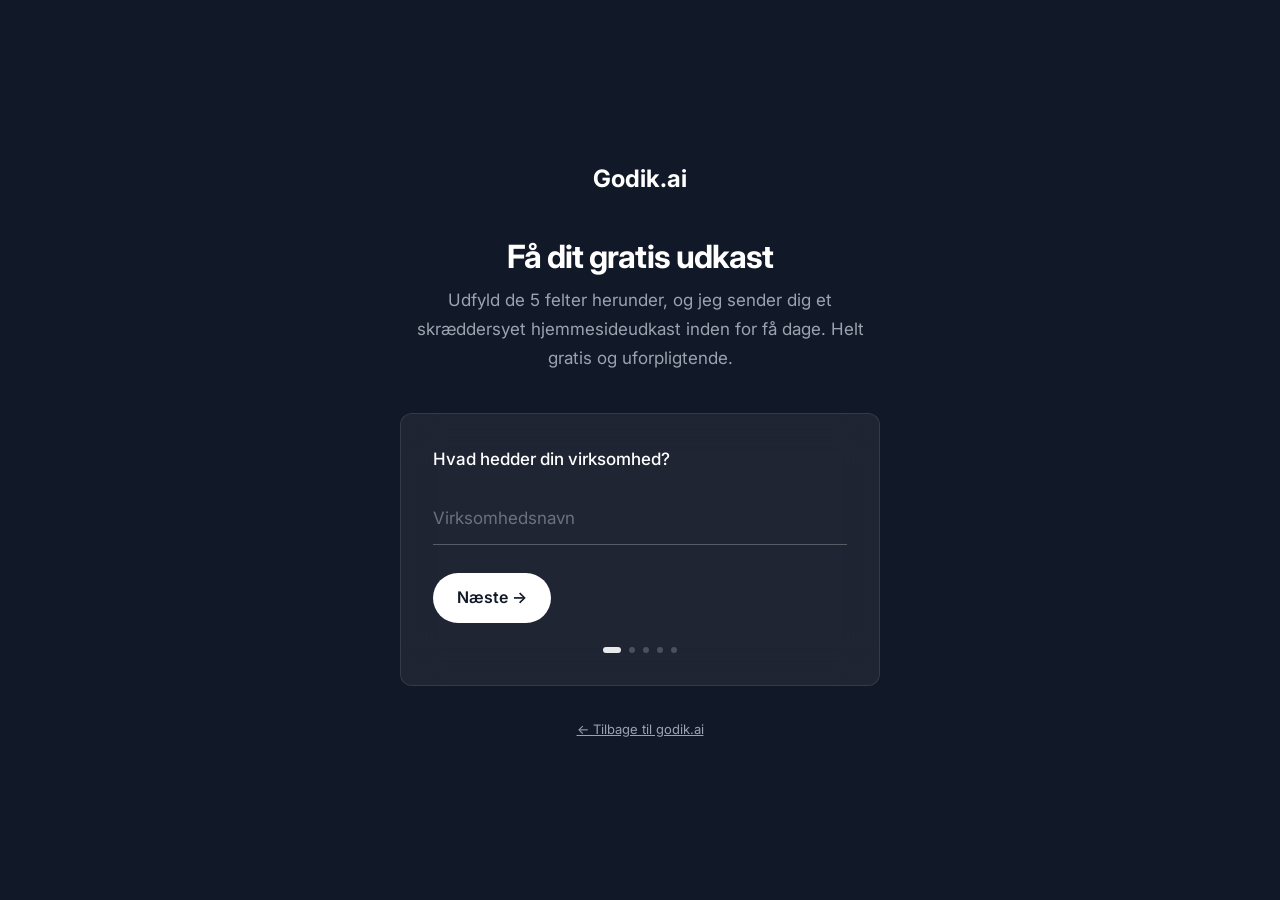
<file: udkast.html>
<!DOCTYPE html>
<html lang="da">
<head>
  <meta charset="UTF-8">
  <meta name="viewport" content="width=device-width, initial-scale=1.0">
  <title>Få dit gratis hjemmesideudkast – Godik.ai</title>
  <meta name="description" content="Udfyld formularen og få et gratis skræddersyet hjemmesideudkast. Helt uforpligtende, ingen binding.">

  <link rel="preconnect" href="https://fonts.googleapis.com">
  <link rel="preconnect" href="https://fonts.gstatic.com" crossorigin>
  <link href="https://fonts.googleapis.com/css2?family=Inter:wght@400;500;600;700&display=swap" rel="stylesheet">

  <link rel="stylesheet" href="css/variables.css">
  <link rel="stylesheet" href="css/reset.css">
  <link rel="stylesheet" href="css/base.css">

  <style>
    body {
      background: var(--color-bg-dark);
      min-height: 100vh;
      display: flex;
      flex-direction: column;
      align-items: center;
      justify-content: center;
      padding: var(--space-6);
    }

    .form-page {
      max-width: 480px;
      width: 100%;
      text-align: center;
    }

    .form-page__logo {
      font-weight: 700;
      font-size: 1.5rem;
      color: #fff;
      text-decoration: none;
      display: inline-block;
      margin-bottom: var(--space-10);
      animation: logo-float 3s ease-in-out infinite;
    }

    @keyframes logo-float {
      0%, 100% { transform: translateY(0); }
      50% { transform: translateY(-4px); }
    }

    .form-page h1 {
      color: #fff;
      font-size: 2rem;
      margin-bottom: var(--space-3);
    }

    .form-page__sub {
      color: var(--color-text-muted);
      font-size: 1.0625rem;
      line-height: 1.7;
      margin-bottom: var(--space-10);
    }

    .form-page__form {
      background: rgba(255, 255, 255, 0.06);
      backdrop-filter: blur(20px);
      -webkit-backdrop-filter: blur(20px);
      border: 1px solid rgba(255, 255, 255, 0.1);
      border-radius: var(--radius-lg);
      padding: var(--space-8);
      min-height: 240px;
      display: flex;
      flex-direction: column;
      justify-content: space-between;
      text-align: left;
    }

    .fp__step {
      display: none;
      flex-direction: column;
      gap: var(--space-5);
      animation: formFadeIn 0.3s ease;
    }

    .fp__step.active { display: flex; }

    @keyframes formFadeIn {
      from { opacity: 0; transform: translateY(8px); }
      to { opacity: 1; transform: translateY(0); }
    }

    .fp__label {
      font-size: 1.0625rem;
      font-weight: 500;
      color: #fff;
    }

    .fp__input {
      background: transparent;
      border: none;
      border-bottom: 1px solid rgba(255, 255, 255, 0.25);
      color: #fff;
      font-size: 1.0625rem;
      font-family: inherit;
      padding: var(--space-3) 0;
      outline: none;
      transition: border-color var(--transition);
    }

    .fp__input::placeholder { color: rgba(255, 255, 255, 0.35); }
    .fp__input:focus { border-bottom-color: rgba(255, 255, 255, 0.6); outline: none; box-shadow: none; }
    .fp__input:focus-visible { outline: none; box-shadow: none; }
    .fp__input--error { border-bottom-color: #ef4444; }
    .fp__error { font-size: 0.8125rem; color: #ef4444; margin-top: -4px; }

    .fp__next,
    .fp__submit {
      background: #fff;
      color: var(--color-text);
      border: none;
      border-radius: var(--radius-full);
      padding: var(--space-3) var(--space-6);
      font-size: 1rem;
      font-weight: 600;
      font-family: inherit;
      cursor: pointer;
      transition: opacity var(--transition), transform var(--transition);
      align-self: flex-start;
      margin-top: var(--space-2);
    }

    .fp__next:hover,
    .fp__submit:hover { opacity: 0.9; transform: translateY(-1px); }

    .fp__choices { display: flex; gap: var(--space-3); }

    .fp__choice {
      flex: 1;
      background: transparent;
      border: 1px solid rgba(255, 255, 255, 0.25);
      border-radius: var(--radius-full);
      color: #fff;
      font-size: 1rem;
      font-weight: 500;
      font-family: inherit;
      padding: var(--space-3) var(--space-4);
      cursor: pointer;
      transition: all var(--transition);
      text-align: center;
    }

    .fp__choice:hover { border-color: rgba(255, 255, 255, 0.5); background: rgba(255, 255, 255, 0.06); }
    .fp__choice.selected { background: #fff; color: var(--color-text); border-color: #fff; }

    .fp__success {
      display: flex;
      flex-direction: column;
      align-items: center;
      gap: var(--space-4);
      text-align: center;
      padding: var(--space-6) 0;
    }

    .fp__success p { color: rgba(255, 255, 255, 0.9); font-size: 1.0625rem; }

    .fp__progress {
      display: flex;
      gap: var(--space-2);
      justify-content: center;
      margin-top: var(--space-6);
    }

    .fp__dot {
      width: 6px;
      height: 6px;
      border-radius: 50%;
      background: rgba(255, 255, 255, 0.2);
      transition: all var(--transition);
    }

    .fp__dot.active { background: rgba(255, 255, 255, 0.9); width: 18px; border-radius: 3px; }
    .fp__dot.done { background: rgba(255, 255, 255, 0.5); }

    .form-page__footer {
      margin-top: var(--space-8);
      color: var(--color-text-muted);
      font-size: 0.8125rem;
    }

    .form-page__footer a {
      color: var(--color-text-muted);
      text-decoration: underline;
    }

    @media (max-width: 480px) {
      .fp__choices { flex-direction: column; }
      .form-page__form { padding: var(--space-6); }
    }
  </style>
</head>
<body>

  <div class="form-page">
    <a href="index.html" class="form-page__logo">Godik.ai</a>

    <h1>Få dit gratis udkast</h1>
    <p class="form-page__sub">Udfyld de 5 felter herunder, og jeg sender dig et skræddersyet hjemmesideudkast inden for få dage. Helt gratis og uforpligtende.</p>

    <form class="form-page__form" id="page-form">
      <div class="fp__step active" data-step="1">
        <label class="fp__label">Hvad hedder din virksomhed?</label>
        <input type="text" class="fp__input" name="company" placeholder="Virksomhedsnavn" required>
        <button type="button" class="fp__next">Næste &rarr;</button>
      </div>
      <div class="fp__step" data-step="2">
        <label class="fp__label">Hvad har du brug for?</label>
        <div class="fp__choices">
          <button type="button" class="fp__choice" data-value="hjemmeside">Hjemmeside</button>
          <button type="button" class="fp__choice" data-value="webshop">Webshop</button>
        </div>
      </div>
      <div class="fp__step" data-step="3">
        <label class="fp__label">Hvad hedder du?</label>
        <input type="text" class="fp__input" name="name" placeholder="Dit navn" required>
        <button type="button" class="fp__next">Næste &rarr;</button>
      </div>
      <div class="fp__step" data-step="4">
        <label class="fp__label">Dit telefonnummer</label>
        <input type="tel" class="fp__input" name="phone" placeholder="+45 XX XX XX XX" required>
        <button type="button" class="fp__next">Næste &rarr;</button>
      </div>
      <div class="fp__step" data-step="5">
        <label class="fp__label">Din email</label>
        <input type="email" class="fp__input" name="email" placeholder="din@email.dk" required>
        <button type="submit" class="fp__submit">Send mig et gratis udkast</button>
      </div>
      <div class="fp__step" data-step="done">
        <div class="fp__success">
          <svg width="40" height="40" viewBox="0 0 24 24" fill="none" stroke="#4ade80" stroke-width="2"><path d="M20 6L9 17l-5-5"/></svg>
          <p>Tak! Jeg vender tilbage inden for 24 timer.</p>
        </div>
      </div>
      <div class="fp__progress">
        <span class="fp__dot active"></span>
        <span class="fp__dot"></span>
        <span class="fp__dot"></span>
        <span class="fp__dot"></span>
        <span class="fp__dot"></span>
      </div>
    </form>

    <p class="form-page__footer">
      <a href="index.html">← Tilbage til godik.ai</a>
    </p>
  </div>

  <script>
  (() => {
    const form = document.getElementById('page-form');
    if (!form) return;

    const steps = form.querySelectorAll('.fp__step[data-step]');
    const dots = form.querySelectorAll('.fp__dot');
    const data = {};
    let current = 1;

    function isValidDanishPhone(val) {
      return /^(\+45)?\d{8}$/.test(val.replace(/[\s\-().]/g, ''));
    }

    function isValidEmail(val) {
      return /^[^\s@]+@[^\s@]+\.[^\s@]{2,}$/.test(val);
    }

    function showStep(n) {
      steps.forEach(s => s.classList.toggle('active', s.dataset.step === String(n) || s.dataset.step === n));
      dots.forEach((d, i) => {
        d.classList.toggle('active', i < (typeof n === 'number' ? n : 5));
        d.classList.toggle('done', i < (typeof n === 'number' ? n - 1 : 5));
      });
      current = n;
      const active = form.querySelector('.fp__step.active');
      if (active) {
        const input = active.querySelector('.fp__input');
        if (input) setTimeout(() => input.focus(), 150);
      }
    }

    function showError(input, msg) {
      input.classList.add('fp__input--error');
      let el = input.parentNode.querySelector('.fp__error');
      if (!el) { el = document.createElement('span'); el.className = 'fp__error'; input.after(el); }
      el.textContent = msg;
      input.focus();
    }

    function clearError(input) {
      input.classList.remove('fp__input--error');
      const el = input.parentNode.querySelector('.fp__error');
      if (el) el.remove();
    }

    form.querySelectorAll('.fp__next').forEach(btn => {
      btn.addEventListener('click', () => {
        const step = btn.closest('.fp__step');
        const input = step.querySelector('.fp__input');
        if (input && !input.value.trim()) { showError(input, 'Udfyld venligst dette felt'); return; }
        if (input && input.name === 'phone' && !isValidDanishPhone(input.value.trim())) {
          showError(input, 'Indtast et gyldigt dansk telefonnummer (8 cifre)'); return;
        }
        if (input) { clearError(input); data[input.name] = input.value.trim(); }
        showStep(current + 1);
      });
    });

    form.querySelectorAll('.fp__input').forEach(input => {
      input.addEventListener('keydown', e => {
        if (e.key === 'Enter') { e.preventDefault(); const b = input.closest('.fp__step').querySelector('.fp__next, .fp__submit'); if (b) b.click(); }
      });
      input.addEventListener('input', () => clearError(input));
    });

    form.querySelectorAll('.fp__choice').forEach(btn => {
      btn.addEventListener('click', () => {
        form.querySelectorAll('.fp__choice').forEach(b => b.classList.remove('selected'));
        btn.classList.add('selected');
        data.type = btn.dataset.value;
        setTimeout(() => showStep(3), 300);
      });
    });

    form.addEventListener('submit', e => {
      e.preventDefault();
      const emailInput = form.querySelector('[name="email"]');
      if (emailInput) {
        if (!isValidEmail(emailInput.value.trim())) { showError(emailInput, 'Indtast en gyldig emailadresse'); return; }
        data.email = emailInput.value.trim();
      }
      fetch('https://api.telegram.org/bot8386618676:AAHGK32MGSU58lqnC5keUdVQH5ZqE0yTaEU/sendMessage', {
        method: 'POST',
        headers: { 'Content-Type': 'application/json' },
        body: JSON.stringify({ chat_id: 6339427304, text: `🌐 Ny henvendelse fra Godik.ai\n\n🏢 Virksomhed: ${data.company || '-'}\n📋 Type: ${data.type || '-'}\n👤 Navn: ${data.name || '-'}\n📞 Telefon: ${data.phone || '-'}\n📧 Email: ${data.email || '-'}` })
      }).catch(() => {});
      showStep('done');
    });
  })();
  </script>

</body>
</html>
</file>
<file: css/variables.css>
:root {
  /* Colors - Restrained, professional palette */
  --color-primary: #111827;
  --color-accent: #2563EB;
  --color-accent-light: #EFF6FF;
  --color-bg: #FFFFFF;
  --color-bg-alt: #F9FAFB;
  --color-bg-dark: #111827;
  --color-surface: #FFFFFF;
  --color-text: #111827;
  --color-text-secondary: #4B5563;
  --color-text-muted: #9CA3AF;
  --color-text-light: #F9FAFB;
  --color-border: #E5E7EB;
  --color-border-light: #F3F4F6;
  --color-positive: #059669;
  --color-negative: #DC2626;
  --color-mixed: #D97706;

  /* Typography */
  --font-heading: 'Inter', -apple-system, BlinkMacSystemFont, sans-serif;
  --font-body: 'Inter', -apple-system, BlinkMacSystemFont, sans-serif;

  /* Spacing - generous */
  --space-1: 0.25rem;
  --space-2: 0.5rem;
  --space-3: 0.75rem;
  --space-4: 1rem;
  --space-5: 1.25rem;
  --space-6: 1.5rem;
  --space-8: 2rem;
  --space-10: 2.5rem;
  --space-12: 3rem;
  --space-16: 4rem;
  --space-20: 5rem;
  --space-24: 6rem;
  --space-32: 8rem;
  --section-py: clamp(5rem, 10vw, 8rem);

  /* Border Radius - subtle */
  --radius-sm: 6px;
  --radius-md: 8px;
  --radius-lg: 12px;
  --radius-full: 9999px;

  /* Shadows - minimal */
  --shadow-sm: 0 1px 2px rgba(0, 0, 0, 0.04);
  --shadow-md: 0 1px 3px rgba(0, 0, 0, 0.06);

  /* Transitions */
  --transition: 200ms ease;
}
</file>
<file: css/base.css>
body {
  font-family: var(--font-body);
  font-size: 1rem;
  color: var(--color-text);
  background-color: var(--color-bg);
  line-height: 1.6;
  font-weight: 400;
  -webkit-font-smoothing: antialiased;
}

h1, h2, h3, h4, h5, h6 {
  font-family: var(--font-heading);
  font-weight: 600;
  color: var(--color-text);
  letter-spacing: -0.02em;
}

h1 {
  font-size: clamp(2.25rem, 4.5vw, 3.5rem);
  line-height: 1.1;
  font-weight: 700;
  letter-spacing: -0.03em;
}

h2 {
  font-size: clamp(1.75rem, 3.5vw, 2.5rem);
  line-height: 1.15;
}

h3 {
  font-size: 1.125rem;
  font-weight: 600;
  line-height: 1.4;
}

p {
  color: var(--color-text-secondary);
  line-height: 1.7;
}

.container {
  width: 100%;
  max-width: 1120px;
  margin: 0 auto;
  padding: 0 var(--space-6);
}

.section-tag {
  display: inline-block;
  font-size: 0.8125rem;
  font-weight: 500;
  color: var(--color-accent);
  margin-bottom: var(--space-4);
  letter-spacing: 0.02em;
}

.btn {
  display: inline-flex;
  align-items: center;
  justify-content: center;
  gap: var(--space-2);
  font-family: var(--font-body);
  font-weight: 500;
  font-size: 0.9375rem;
  border: none;
  cursor: pointer;
  transition: all var(--transition);
  text-decoration: none;
}

.btn-primary {
  display: inline-flex;
  align-items: center;
  justify-content: center;
  padding: 0.8125rem 1.75rem;
  background: var(--color-primary);
  color: #fff;
  font-family: var(--font-body);
  font-weight: 500;
  font-size: 0.9375rem;
  border-radius: var(--radius-md);
  transition: all var(--transition);
  border: none;
  cursor: pointer;
  text-decoration: none;
}

.btn-primary:hover {
  opacity: 0.85;
}

.btn-secondary {
  display: inline-flex;
  align-items: center;
  justify-content: center;
  padding: 0.8125rem 1.75rem;
  background: transparent;
  color: var(--color-text);
  font-family: var(--font-body);
  font-weight: 500;
  font-size: 0.9375rem;
  border-radius: var(--radius-md);
  border: 1px solid var(--color-border);
  transition: all var(--transition);
  cursor: pointer;
  text-decoration: none;
}

.btn-secondary:hover {
  border-color: var(--color-text);
}

section {
  padding: var(--section-py) 0;
}

.section-header {
  max-width: 580px;
  margin-bottom: var(--space-12);
}

.section-header.centered {
  text-align: center;
  margin-left: auto;
  margin-right: auto;
}

.section-header p {
  margin-top: var(--space-4);
  color: var(--color-text-secondary);
  font-size: 1.0625rem;
}
</file>
